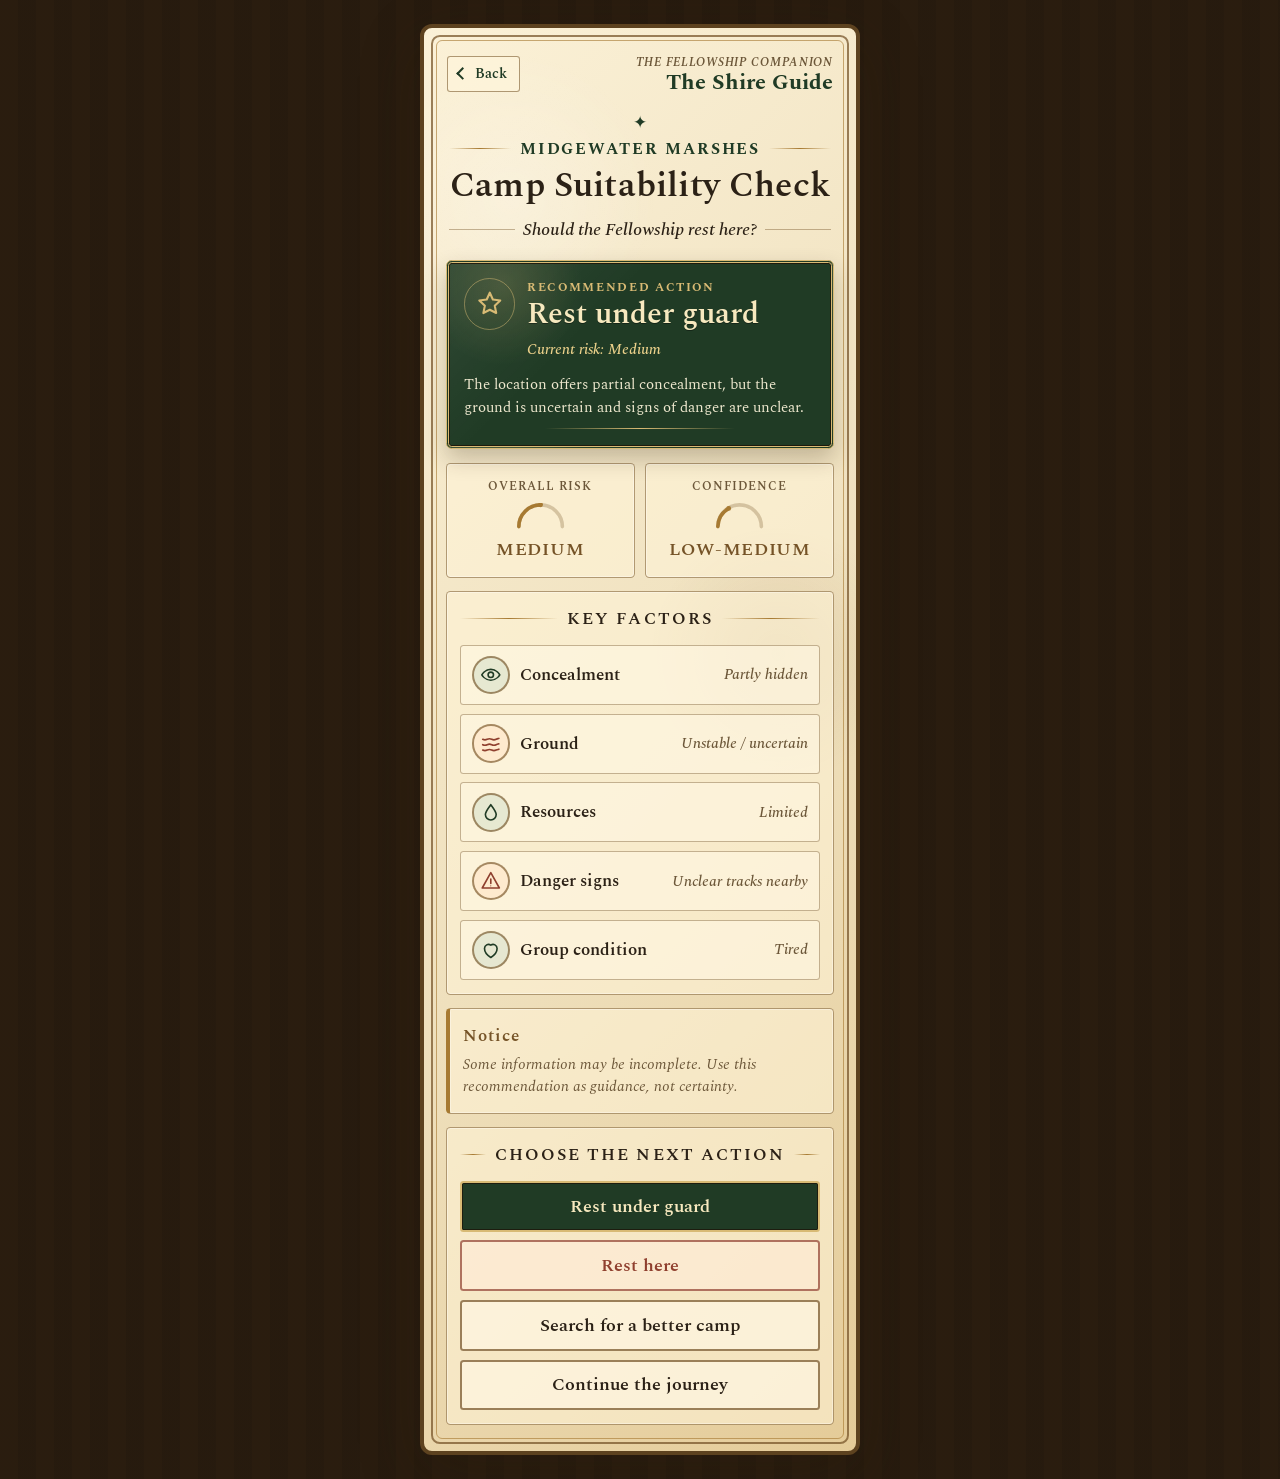
<file: artifacts/artifact-3/src/interface.html>
<!DOCTYPE html>
<html lang="en">
  <head>
    <meta charset="UTF-8" />
    <meta name="viewport" content="width=device-width, initial-scale=1.0" />
    <title>The Shire Guide - Camp Suitability Check</title>
    <link rel="preconnect" href="https://fonts.googleapis.com" />
    <link rel="preconnect" href="https://fonts.gstatic.com" crossorigin />
    <link
      href="https://fonts.googleapis.com/css2?family=Spectral:ital,wght@0,400;0,500;0,600;0,700;0,800;1,400&display=swap"
      rel="stylesheet"
    />
    <link rel="stylesheet" href="style.css" />
  </head>
  <body>
    <div class="page-frame">
      <header class="top-bar" aria-label="Screen header">
        <button class="back-button" type="button" aria-label="Go back">Back</button>
        <div class="system-mark" aria-label="System identity">
          <p class="companion-name">The Fellowship Companion</p>
          <p class="guide-name">The Shire Guide</p>
        </div>
      </header>

      <main class="screen">
        <section class="context" aria-labelledby="page-title">
          <p class="ornament">✦</p>
          <p class="area-label">Midgewater Marshes</p>
          <h1 id="page-title">Camp Suitability Check</h1>
          <p class="decision-question">Should the Fellowship rest here?</p>
        </section>

        <section class="recommendation" aria-labelledby="recommendation-title">
          <div class="tree-mark" aria-hidden="true">
            <svg viewBox="0 0 24 24" fill="none" stroke="currentColor" stroke-width="1.7" stroke-linecap="round" stroke-linejoin="round">
              <path d="M12 3l2.5 5.5 6 .8-4.5 4.2 1.2 6L12 16.8 6.8 19.5 8 13.5 3.5 9.3l6-.8z" />
            </svg>
          </div>
          <div>
            <p class="section-label">Recommended Action</p>
            <h2 id="recommendation-title">Rest under guard</h2>
            <p class="confidence">Current risk: Medium</p>
          </div>
          <p class="recommendation-copy">
            The location offers partial concealment, but the ground is uncertain and signs of danger are unclear.
          </p>
        </section>

        <section class="summary-strip" aria-label="Decision summary">
          <div>
            <p>Overall Risk</p>
            <svg class="gauge" viewBox="0 0 56 30" aria-hidden="true">
              <path d="M4 26 A 24 24 0 0 1 52 26" fill="none" stroke="rgba(117,83,39,0.28)" stroke-width="4" stroke-linecap="round" />
              <path d="M4 26 A 24 24 0 0 1 28 2" fill="none" stroke="currentColor" stroke-width="4" stroke-linecap="round" />
              <circle cx="28" cy="2" r="2.6" fill="currentColor" />
            </svg>
            <strong>Medium</strong>
          </div>
          <div>
            <p>Confidence</p>
            <svg class="gauge" viewBox="0 0 56 30" aria-hidden="true">
              <path d="M4 26 A 24 24 0 0 1 52 26" fill="none" stroke="rgba(117,83,39,0.28)" stroke-width="4" stroke-linecap="round" />
              <path d="M4 26 A 24 24 0 0 1 16 6" fill="none" stroke="currentColor" stroke-width="4" stroke-linecap="round" />
              <circle cx="16" cy="6" r="2.6" fill="currentColor" />
            </svg>
            <strong>Low-Medium</strong>
          </div>
        </section>

        <section class="key-factors" aria-labelledby="factors-title">
          <h2 id="factors-title"><span></span>Key Factors<span></span></h2>
          <dl class="factor-list">
            <div class="factor concealment">
              <dt>
                <span class="factor-icon" aria-hidden="true">
                  <svg viewBox="0 0 24 24" fill="none" stroke="currentColor" stroke-width="1.8" stroke-linecap="round" stroke-linejoin="round">
                    <path d="M2 12s3.5-6 10-6 10 6 10 6-3.5 6-10 6S2 12 2 12z" />
                    <circle cx="12" cy="12" r="3" />
                  </svg>
                </span>
                Concealment
              </dt>
              <dd>Partly hidden</dd>
            </div>
            <div class="factor ground">
              <dt>
                <span class="factor-icon" aria-hidden="true">
                  <svg viewBox="0 0 24 24" fill="none" stroke="currentColor" stroke-width="1.8" stroke-linecap="round" stroke-linejoin="round">
                    <path d="M3 7c2 1 3 1 5 0s3-1 5 0 3 1 5 0 2-.5 3-1" />
                    <path d="M3 13c2 1 3 1 5 0s3-1 5 0 3 1 5 0 2-.5 3-1" />
                    <path d="M3 19c2 1 3 1 5 0s3-1 5 0 3 1 5 0 2-.5 3-1" />
                  </svg>
                </span>
                Ground
              </dt>
              <dd>Unstable / uncertain</dd>
            </div>
            <div class="factor resources">
              <dt>
                <span class="factor-icon" aria-hidden="true">
                  <svg viewBox="0 0 24 24" fill="none" stroke="currentColor" stroke-width="1.8" stroke-linecap="round" stroke-linejoin="round">
                    <path d="M12 3c-3 4-6 7.5-6 11a6 6 0 0 0 12 0c0-3.5-3-7-6-11z" />
                  </svg>
                </span>
                Resources
              </dt>
              <dd>Limited</dd>
            </div>
            <div class="factor danger">
              <dt>
                <span class="factor-icon" aria-hidden="true">
                  <svg viewBox="0 0 24 24" fill="none" stroke="currentColor" stroke-width="1.8" stroke-linecap="round" stroke-linejoin="round">
                    <path d="M12 3 2.5 20h19L12 3z" />
                    <path d="M12 10v5" />
                    <circle cx="12" cy="17.6" r="0.6" fill="currentColor" stroke="none" />
                  </svg>
                </span>
                Danger signs
              </dt>
              <dd>Unclear tracks nearby</dd>
            </div>
            <div class="factor condition">
              <dt>
                <span class="factor-icon" aria-hidden="true">
                  <svg viewBox="0 0 24 24" fill="none" stroke="currentColor" stroke-width="1.8" stroke-linecap="round" stroke-linejoin="round">
                    <path d="M12 20.5s-7-4.4-7-10A4.5 4.5 0 0 1 12 6.8 4.5 4.5 0 0 1 19 10.5c0 5.6-7 10-7 10z" />
                  </svg>
                </span>
                Group condition
              </dt>
              <dd>Tired</dd>
            </div>
          </dl>
        </section>

        <section class="notice" aria-labelledby="notice-title">
          <h2 id="notice-title">Notice</h2>
          <p>Some information may be incomplete. Use this recommendation as guidance, not certainty.</p>
        </section>

        <section class="actions" aria-labelledby="actions-title">
          <h2 id="actions-title"><span></span>Choose the next Action<span></span></h2>
          <div class="action-list">
            <button class="action recommended" type="button">Rest under guard</button>
            <button class="action risky" type="button">Rest here</button>
            <button class="action" type="button">Search for a better camp</button>
            <button class="action" type="button">Continue the journey</button>
          </div>
        </section>
      </main>
    </div>
  </body>
</html>
</file>
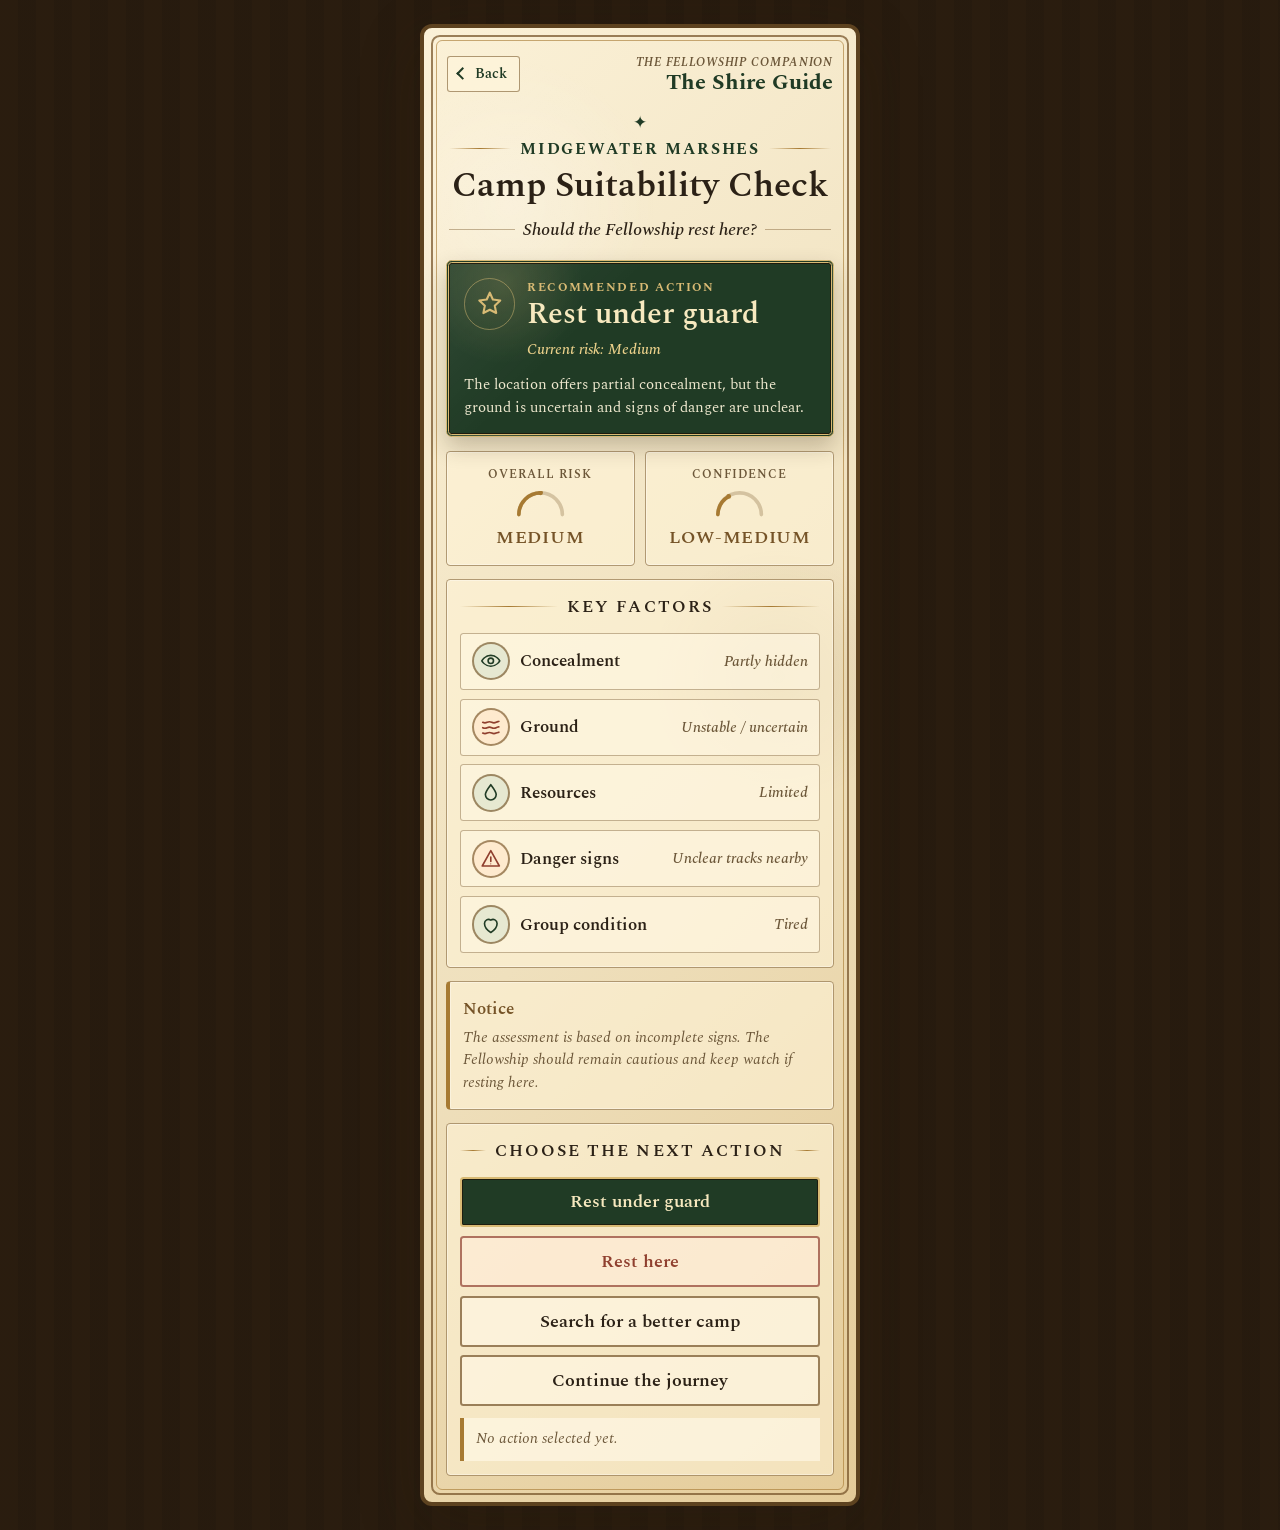
<file: artifacts/artifact-4/src/interface.html>
<!DOCTYPE html>
<html lang="en">
  <head>
    <meta charset="UTF-8" />
    <meta name="viewport" content="width=device-width, initial-scale=1.0" />
    <title>The Shire Guide - Camp Suitability Check</title>
    <link rel="preconnect" href="https://fonts.googleapis.com" />
    <link rel="preconnect" href="https://fonts.gstatic.com" crossorigin />
    <link
      href="https://fonts.googleapis.com/css2?family=Spectral:ital,wght@0,400;0,500;0,600;0,700;0,800;1,400&display=swap"
      rel="stylesheet"
    />
    <link rel="stylesheet" href="style.css" />
  </head>

  <body>
    <div class="page-frame">
      <header class="top-bar" aria-label="Screen header">
        <button class="back-button" type="button" aria-label="Reset screen state">
          Back
        </button>

        <div class="system-mark" aria-label="System identity">
          <p class="companion-name">The Fellowship Companion</p>
          <p class="guide-name">The Shire Guide</p>
        </div>
      </header>

      <main class="screen">
        <section class="context" aria-labelledby="page-title">
          <p class="ornament">✦</p>
          <p class="area-label">Midgewater Marshes</p>
          <h1 id="page-title">Camp Suitability Check</h1>
          <p class="decision-question">Should the Fellowship rest here?</p>
        </section>

        <section class="recommendation" aria-labelledby="recommendation-title">
          <div class="tree-mark" aria-hidden="true">
            <svg viewBox="0 0 24 24" fill="none" stroke="currentColor" stroke-width="1.7" stroke-linecap="round" stroke-linejoin="round">
              <path d="M12 3l2.5 5.5 6 .8-4.5 4.2 1.2 6L12 16.8 6.8 19.5 8 13.5 3.5 9.3l6-.8z" />
            </svg>
          </div>

          <div>
            <p class="section-label">Recommended Action</p>
            <h2 id="recommendation-title">Rest under guard</h2>
            <p class="confidence" id="risk-summary">Current risk: Medium</p>
          </div>

          <p class="recommendation-copy" id="recommendation-copy">
            The location offers partial concealment, but the ground is uncertain
            and signs of danger are unclear.
          </p>
        </section>

        <section class="summary-strip" aria-label="Decision summary">
          <button class="summary-card" id="risk-card" type="button" aria-label="Show overall risk details">
            <p>Overall Risk</p>
            <svg class="gauge" viewBox="0 0 56 30" aria-hidden="true">
              <path d="M4 26 A 24 24 0 0 1 52 26" fill="none" stroke="rgba(117,83,39,0.28)" stroke-width="4" stroke-linecap="round" />
              <path d="M4 26 A 24 24 0 0 1 28 2" fill="none" stroke="currentColor" stroke-width="4" stroke-linecap="round" />
              <circle cx="28" cy="2" r="2.6" fill="currentColor" />
            </svg>
            <strong id="overall-risk-label">Medium</strong>
            <span class="inline-info" id="risk-info"></span>
          </button>

          <button class="summary-card" id="confidence-card" type="button" aria-label="Show confidence details">
            <p>Confidence</p>
            <svg class="gauge" viewBox="0 0 56 30" aria-hidden="true">
              <path d="M4 26 A 24 24 0 0 1 52 26" fill="none" stroke="rgba(117,83,39,0.28)" stroke-width="4" stroke-linecap="round" />
              <path d="M4 26 A 24 24 0 0 1 16 6" fill="none" stroke="currentColor" stroke-width="4" stroke-linecap="round" />
              <circle cx="16" cy="6" r="2.6" fill="currentColor" />
            </svg>
            <strong id="confidence-label">Low-Medium</strong>
            <span class="inline-info" id="confidence-info"></span>
          </button>
        </section>

        <section class="key-factors" aria-labelledby="factors-title">
          <h2 id="factors-title"><span></span>Key Factors<span></span></h2>

          <div class="factor-list">
            <button class="factor concealment" type="button" data-factor="concealment">
              <span class="factor-main">
                <span class="factor-label">
                  <span class="factor-icon" aria-hidden="true">
                    <svg viewBox="0 0 24 24" fill="none" stroke="currentColor" stroke-width="1.8" stroke-linecap="round" stroke-linejoin="round">
                      <path d="M2 12s3.5-6 10-6 10 6 10 6-3.5 6-10 6S2 12 2 12z" />
                      <circle cx="12" cy="12" r="3" />
                    </svg>
                  </span>
                  Concealment
                </span>
                <span class="factor-value" id="factor-concealment">Partly hidden</span>
              </span>
              <span class="inline-info factor-info"></span>
            </button>

            <button class="factor ground" type="button" data-factor="ground">
              <span class="factor-main">
                <span class="factor-label">
                  <span class="factor-icon" aria-hidden="true">
                    <svg viewBox="0 0 24 24" fill="none" stroke="currentColor" stroke-width="1.8" stroke-linecap="round" stroke-linejoin="round">
                      <path d="M3 7c2 1 3 1 5 0s3-1 5 0 3 1 5 0 2-.5 3-1" />
                      <path d="M3 13c2 1 3 1 5 0s3-1 5 0 3 1 5 0 2-.5 3-1" />
                      <path d="M3 19c2 1 3 1 5 0s3-1 5 0 3 1 5 0 2-.5 3-1" />
                    </svg>
                  </span>
                  Ground
                </span>
                <span class="factor-value" id="factor-ground">Unstable / uncertain</span>
              </span>
              <span class="inline-info factor-info"></span>
            </button>

            <button class="factor resources" type="button" data-factor="resources">
              <span class="factor-main">
                <span class="factor-label">
                  <span class="factor-icon" aria-hidden="true">
                    <svg viewBox="0 0 24 24" fill="none" stroke="currentColor" stroke-width="1.8" stroke-linecap="round" stroke-linejoin="round">
                      <path d="M12 3c-3 4-6 7.5-6 11a6 6 0 0 0 12 0c0-3.5-3-7-6-11z" />
                    </svg>
                  </span>
                  Resources
                </span>
                <span class="factor-value" id="factor-resources">Limited</span>
              </span>
              <span class="inline-info factor-info"></span>
            </button>

            <button class="factor danger" type="button" data-factor="dangerSigns">
              <span class="factor-main">
                <span class="factor-label">
                  <span class="factor-icon" aria-hidden="true">
                    <svg viewBox="0 0 24 24" fill="none" stroke="currentColor" stroke-width="1.8" stroke-linecap="round" stroke-linejoin="round">
                      <path d="M12 3 2.5 20h19L12 3z" />
                      <path d="M12 10v5" />
                      <circle cx="12" cy="17.6" r="0.6" fill="currentColor" stroke="none" />
                    </svg>
                  </span>
                  Danger signs
                </span>
                <span class="factor-value" id="factor-danger">Unclear tracks nearby</span>
              </span>
              <span class="inline-info factor-info"></span>
            </button>

            <button class="factor condition" type="button" data-factor="groupCondition">
              <span class="factor-main">
                <span class="factor-label">
                  <span class="factor-icon" aria-hidden="true">
                    <svg viewBox="0 0 24 24" fill="none" stroke="currentColor" stroke-width="1.8" stroke-linecap="round" stroke-linejoin="round">
                      <path d="M12 20.5s-7-4.4-7-10A4.5 4.5 0 0 1 12 6.8 4.5 4.5 0 0 1 19 10.5c0 5.6-7 10-7 10z" />
                    </svg>
                  </span>
                  Group condition
                </span>
                <span class="factor-value" id="factor-condition">Tired</span>
              </span>
              <span class="inline-info factor-info"></span>
            </button>
          </div>
        </section>

        <section class="notice" aria-labelledby="notice-title">
          <h2 id="notice-title">Notice</h2>
          <p id="notice-text">
            The assessment is based on incomplete signs. The Fellowship should
            remain cautious and keep watch if resting here.
          </p>
        </section>

        <section class="actions" aria-labelledby="actions-title">
          <h2 id="actions-title"><span></span>Choose the next Action<span></span></h2>

          <div class="action-list">
            <button class="action recommended" type="button" data-action="rest-under-guard">
              Rest under guard
            </button>

            <button class="action risky" type="button" data-action="rest-here">
              Rest here
            </button>

            <button class="action" type="button" data-action="search-better-camp">
              Search for a better camp
            </button>

            <button class="action" type="button" data-action="continue-journey">
              Continue the journey
            </button>
          </div>

          <p class="action-feedback" id="action-feedback" aria-live="polite">
            No action selected yet.
          </p>
        </section>
      </main>
    </div>

    <script src="logic.js"></script>
  </body>
</html>
</file>
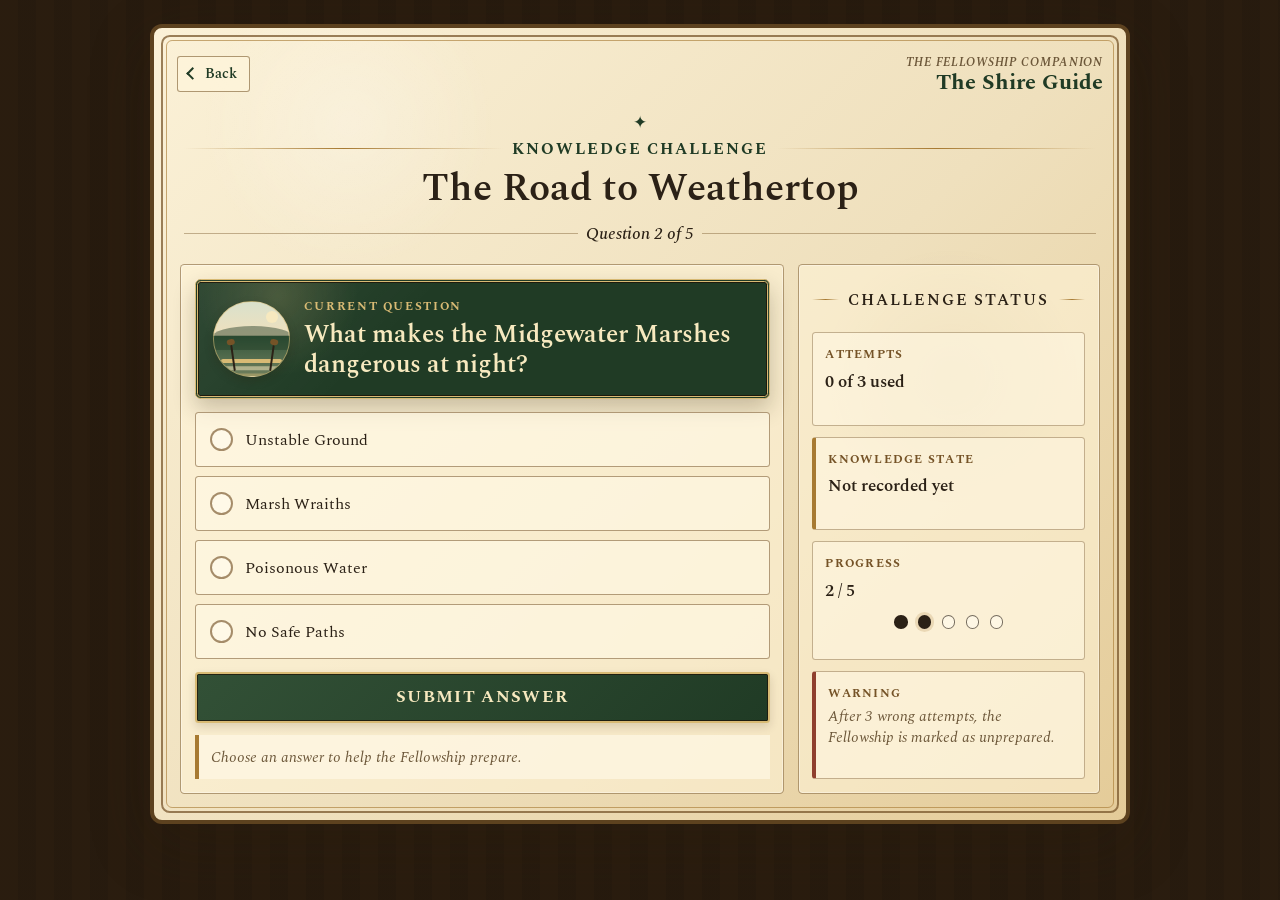
<file: artifacts/artifact-5/src/interface.html>
<!DOCTYPE html>
<html lang="en">
  <head>
    <meta charset="UTF-8" />
    <meta name="viewport" content="width=device-width, initial-scale=1.0" />
    <title>The Shire Guide - Knowledge Challenge</title>

    <link rel="preconnect" href="https://fonts.googleapis.com" />
    <link rel="preconnect" href="https://fonts.gstatic.com" crossorigin />

    <link
      href="https://fonts.googleapis.com/css2?family=Spectral:ital,wght@0,400;0,500;0,600;0,700;0,800;1,400&display=swap"
      rel="stylesheet"
    />

    <link rel="stylesheet" href="style.css" />
  </head>

  <body>
    <div class="page-frame">
      <header class="top-bar" aria-label="Screen header">
        <button class="back-button" type="button" aria-label="Go back">
          Back
        </button>

        <div class="system-mark" aria-label="System identity">
          <p class="companion-name">The Fellowship Companion</p>
          <p class="guide-name">The Shire Guide</p>
        </div>
      </header>

      <main class="screen">
        <section class="challenge-context" aria-labelledby="page-title">
          <p class="ornament">✦</p>
          <p class="area-label">Knowledge Challenge</p>

          <h1 id="page-title">The Road to Weathertop</h1>

          <p class="challenge-progress" id="question-progress">
            Question 2 of 5
          </p>
        </section>

        <section
          class="quiz-layout"
          data-quiz
          data-max-attempts="3"
          data-success-message="Correct. The Fellowship may continue toward the next section."
          data-fail-message="The Fellowship is not prepared yet. Review the warning before moving on."
          aria-labelledby="quiz-title"
        >
          <form class="question-panel" id="quiz-form">
            <section class="question-card" aria-labelledby="quiz-title">
              <div class="question-image" aria-hidden="true">
                <span class="marsh-icon">
                  <span class="marsh-moon"></span>
                  <span class="marsh-hill"></span>
                  <span class="marsh-water"></span>
                  <span class="marsh-reed marsh-reed-left"></span>
                  <span class="marsh-reed marsh-reed-right"></span>
                </span>
              </div>

              <div class="question-text">
                <p class="section-label">Current Question</p>

                <h2 id="quiz-title">
                  What makes the Midgewater Marshes dangerous at night?
                </h2>
              </div>
            </section>

            <fieldset class="answer-list">
              <legend class="visually-hidden">Choose one answer</legend>

              <div class="answer-option">
                <input
                  type="radio"
                  id="answer-unstable-ground"
                  name="quiz-answer"
                  value="unstable-ground"
                  data-answer
                  data-correct="true"
                  data-feedback="Correct. The unstable ground makes the Midgewater Marshes dangerous at night."
                />
                <label for="answer-unstable-ground">
                  <span class="answer-marker" aria-hidden="true"></span>
                  <span>Unstable Ground</span>
                </label>
              </div>

              <div class="answer-option">
                <input
                  type="radio"
                  id="answer-marsh-wraiths"
                  name="quiz-answer"
                  value="marsh-wraiths"
                  data-answer
                  data-correct="false"
                  data-feedback="Not quite. Marsh Wraiths sound threatening, but they are not the correct danger in this challenge."
                />
                <label for="answer-marsh-wraiths">
                  <span class="answer-marker" aria-hidden="true"></span>
                  <span>Marsh Wraiths</span>
                </label>
              </div>

              <div class="answer-option">
                <input
                  type="radio"
                  id="answer-poisonous-water"
                  name="quiz-answer"
                  value="poisonous-water"
                  data-answer
                  data-correct="false"
                  data-feedback="Not quite. Poisonous water is not the main danger described in this question."
                />
                <label for="answer-poisonous-water">
                  <span class="answer-marker" aria-hidden="true"></span>
                  <span>Poisonous Water</span>
                </label>
              </div>

              <div class="answer-option">
                <input
                  type="radio"
                  id="answer-no-safe-paths"
                  name="quiz-answer"
                  value="no-safe-paths"
                  data-answer
                  data-correct="false"
                  data-feedback="Close, but not precise enough. The main danger is the unstable ground."
                />
                <label for="answer-no-safe-paths">
                  <span class="answer-marker" aria-hidden="true"></span>
                  <span>No Safe Paths</span>
                </label>
              </div>
            </fieldset>

            <button class="submit-answer" type="submit">
              Submit Answer
            </button>

            <p class="quiz-feedback" id="quiz-feedback" aria-live="polite">
              Choose an answer to help the Fellowship prepare.
            </p>

            <div
              class="result-animation"
              id="result-animation"
              aria-live="polite"
              data-correct-title="Correct!"
              data-correct-text="Happy Smeagol celebrates. The Fellowship chose wisely."
              data-wrong-title="Wrong answer"
              data-wrong-text="Smeagol looks sad. Try again, precious."
            >
              <div class="gollum-gif-wrap" aria-hidden="true">
                <img
                  class="gollum-gif gollum-gif-correct"
                  src="happy.gif"
                  alt=""
                />

                <img
                  class="gollum-gif gollum-gif-wrong"
                  src="sad.gif"
                  alt=""
                />
              </div>

              <p class="result-title" id="result-title"></p>
              <p class="result-text" id="result-text"></p>
            </div>
          </form>

          <aside class="status-panel" aria-labelledby="status-title">
            <h2 id="status-title">
              <span></span>
              Challenge Status
              <span></span>
            </h2>

            <div class="status-card">
              <p class="status-label">Attempts</p>
              <p class="status-value" id="attempt-status">0 of 3 used</p>
            </div>

            <div class="status-card knowledge-state-card" id="knowledge-state-card">
              <p class="status-label">Knowledge State</p>
              <p class="status-value" id="stored-state">Not recorded yet</p>
            </div>

            <div class="status-card">
              <p class="status-label">Progress</p>
              <p class="status-value">2 / 5</p>

              <div class="progress-dots" aria-label="Progress: question 2 of 5">
                <span class="is-complete"></span>
                <span class="is-current"></span>
                <span></span>
                <span></span>
                <span></span>
              </div>
            </div>

            <div
              class="hint-card"
              id="hint-card"
              data-hint="Hint: Think about what becomes harder to judge when the Fellowship travels through marshland in darkness."
            >
              <p class="status-label">Hint</p>
              <p id="hint-text">A hint will appear after a wrong answer.</p>
            </div>

            <div class="warning-card" id="warning-card">
              <p class="status-label">Warning</p>
              <p>
                After 3 wrong attempts, the Fellowship is marked as unprepared.
              </p>
            </div>
          </aside>
        </section>
      </main>
    </div>

    <script src="logic.js"></script>
  </body>
</html>
</file>
<file: artifacts/artifact-3/src/style.css>
* {
  box-sizing: border-box;
}

:root {
  --parchment: #efe0bd;
  --parchment-light: #fbf1d7;
  --parchment-deep: #d7bc82;
  --ink: #2b2116;
  --muted-ink: #6c5739;
  --green: #203b25;
  --green-soft: #d9e1cc;
  --gold: #a77a32;
  --gold-light: #d8ba74;
  --brown: #755327;
  --rust: #8f3f2e;
  --shadow: rgba(44, 29, 9, 0.28);
  --font-serif: "Spectral", Georgia, "Times New Roman", serif;
}

html {
  min-height: 100%;
}

body {
  min-height: 100vh;
  margin: 0;
  color: var(--ink);
  font-family: var(--font-serif);
  background:
    linear-gradient(rgba(33, 24, 13, 0.78), rgba(33, 24, 13, 0.78)),
    repeating-linear-gradient(90deg, #4a2d16 0 18px, #3b2413 18px 36px);
}

button,
a {
  font: inherit;
}

.page-frame {
  position: relative;
  width: min(100%, 440px);
  min-height: 100vh;
  margin: 0 auto;
  padding: 0.65rem;
  background:
    radial-gradient(circle at 20% 12%, rgba(255, 255, 255, 0.24), transparent 9rem),
    radial-gradient(circle at 82% 44%, rgba(117, 83, 39, 0.11), transparent 8rem),
    linear-gradient(135deg, var(--parchment-light), var(--parchment) 54%, #e4cb98);
  border-left: 4px solid #5d421f;
  border-right: 4px solid #5d421f;
  box-shadow: 0 20px 60px var(--shadow);
}

/* Layered borders echo the reference document while keeping the mobile layout compact. */
.page-frame::before,
.page-frame::after {
  position: absolute;
  pointer-events: none;
  content: "";
}

.page-frame::before {
  inset: 0.45rem;
  border: 2px solid rgba(117, 83, 39, 0.72);
  border-radius: 0.55rem;
}

.page-frame::after {
  inset: 0.78rem;
  border: 1px solid rgba(167, 122, 50, 0.62);
  border-radius: 0.38rem;
}

.top-bar,
.screen {
  position: relative;
  z-index: 1;
}

.top-bar {
  display: grid;
  grid-template-columns: auto 1fr;
  gap: 0.8rem;
  align-items: center;
  padding: 0.9rem 0.8rem 0.65rem;
}

.back-button {
  display: inline-flex;
  align-items: center;
  min-height: 2.25rem;
  padding: 0 0.78rem 0 0.64rem;
  color: var(--green);
  font-family: var(--font-serif);
  font-size: 0.9rem;
  font-weight: 600;
  text-decoration: none;
  border: 1px solid rgba(117, 83, 39, 0.58);
  border-radius: 0.2rem;
  background: rgba(255, 246, 220, 0.62);
}

.back-button::before {
  width: 0.45rem;
  height: 0.45rem;
  margin-right: 0.45rem;
  content: "";
  border-bottom: 2px solid currentColor;
  border-left: 2px solid currentColor;
  transform: rotate(45deg);
}

.system-mark {
  text-align: right;
}

.system-mark p {
  margin: 0;
}

.companion-name {
  color: var(--muted-ink);
  font-family: var(--font-serif);
  font-size: 0.74rem;
  font-weight: 600;
  font-style: italic;
  letter-spacing: 0.06em;
  text-transform: uppercase;
}

.guide-name {
  color: var(--green);
  font-size: 1.4rem;
  font-weight: 700;
  line-height: 1.05;
}

.screen {
  display: grid;
  gap: 0.85rem;
  padding: 0.35rem 0.7rem 1rem;
}

.context {
  text-align: center;
  padding: 0.3rem 0.2rem 0.2rem;
}

.ornament {
  margin: 0;
  color: var(--green);
  font-size: 1.05rem;
  line-height: 1;
}

.area-label {
  display: grid;
  grid-template-columns: 1fr auto 1fr;
  gap: 0.55rem;
  align-items: center;
  margin: 0.3rem 0 0;
  color: var(--green);
  font-family: var(--font-serif);
  font-size: 1rem;
  font-weight: 700;
  letter-spacing: 0.12em;
  text-transform: uppercase;
}

.area-label::before,
.area-label::after {
  height: 1px;
  content: "";
  background: linear-gradient(90deg, transparent, var(--gold), transparent);
}

.context h1 {
  margin: 0.5rem 0 0;
  font-size: 2.18rem;
  font-weight: 600;
  line-height: 1;
  letter-spacing: 0.005em;
}

.decision-question {
  display: grid;
  grid-template-columns: 1fr auto 1fr;
  gap: 0.5rem;
  align-items: center;
  margin: 0.8rem 0 0;
  color: var(--ink);
  font-size: 1.12rem;
  font-style: italic;
  font-weight: 500;
}

.decision-question::before,
.decision-question::after {
  height: 1px;
  content: "";
  background: rgba(117, 83, 39, 0.42);
}

.recommendation {
  position: relative;
  overflow: hidden;
  display: grid;
  grid-template-columns: auto 1fr;
  gap: 0.75rem;
  padding: 0.95rem;
  color: #f7e9bf;
  background:
    linear-gradient(135deg, rgba(255, 255, 255, 0.07), transparent 36%),
    radial-gradient(circle at 14% 12%, rgba(216, 186, 116, 0.18), transparent 5rem),
    var(--green);
  border: 3px double var(--gold-light);
  border-radius: 0.35rem;
  box-shadow: inset 0 0 0 1px rgba(28, 19, 8, 0.8), 0 10px 22px rgba(47, 35, 14, 0.24);
}

.recommendation::after {
  grid-column: 1 / -1;
  justify-self: center;
  width: 54%;
  height: 1px;
  margin-top: -0.15rem;
  content: "";
  background: linear-gradient(90deg, transparent, var(--gold-light), transparent);
}

.tree-mark {
  display: grid;
  place-items: center;
  width: 3.2rem;
  height: 3.2rem;
  color: var(--gold-light);
  border: 1px solid rgba(216, 186, 116, 0.5);
  border-radius: 50%;
}

.tree-mark svg {
  width: 1.85rem;
  height: 1.85rem;
  display: block;
}

.section-label {
  margin: 0;
  color: var(--gold-light);
  font-family: var(--font-serif);
  font-size: 0.74rem;
  font-weight: 700;
  letter-spacing: 0.14em;
  text-transform: uppercase;
}

.recommendation h2 {
  margin: 0.22rem 0 0;
  font-size: 1.85rem;
  font-weight: 600;
  line-height: 1.04;
  text-shadow: 0 1px 0 rgba(0, 0, 0, 0.35);
}

.confidence {
  margin: 0.45rem 0 0;
  color: #ead08a;
  font-family: var(--font-serif);
  font-size: 0.95rem;
  font-style: italic;
  font-weight: 500;
}

.recommendation-copy {
  grid-column: 1 / -1;
  margin: 0;
  color: rgba(255, 246, 220, 0.92);
  font-family: var(--font-serif);
  font-size: 0.96rem;
  font-weight: 400;
  line-height: 1.5;
}

.summary-strip {
  display: grid;
  grid-template-columns: 1fr 1fr;
  gap: 0.65rem;
}

.summary-strip > div,
.key-factors,
.notice,
.actions {
  background: rgba(255, 244, 216, 0.56);
  border: 1px solid rgba(117, 83, 39, 0.55);
  border-radius: 0.28rem;
  box-shadow: inset 0 0 0 1px rgba(255, 255, 255, 0.34);
}

.summary-strip > div {
  min-height: 6rem;
  display: flex;
  flex-direction: column;
  align-items: center;
  justify-content: center;
  gap: 0.4rem;
  padding: 0.85rem 0.75rem;
  text-align: center;
  color: var(--gold);
}

.gauge {
  width: 3.2rem;
  height: 1.7rem;
  display: block;
}

.summary-strip p {
  margin: 0;
  color: var(--muted-ink);
  font-family: var(--font-serif);
  font-size: 0.78rem;
  font-weight: 600;
  letter-spacing: 0.08em;
  text-transform: uppercase;
}

.summary-strip strong {
  color: var(--brown);
  font-size: 1.1rem;
  font-weight: 600;
  letter-spacing: 0.04em;
  text-transform: uppercase;
}

.key-factors,
.notice,
.actions {
  padding: 0.85rem;
}

.key-factors h2,
.actions h2 {
  display: grid;
  grid-template-columns: 1fr auto 1fr;
  gap: 0.6rem;
  align-items: center;
  margin: 0 0 0.8rem;
  color: var(--ink);
  font-size: 1.05rem;
  font-weight: 600;
  letter-spacing: 0.12em;
  text-align: center;
  text-transform: uppercase;
}

.key-factors h2 span,
.actions h2 span {
  height: 1px;
  background: linear-gradient(90deg, transparent, var(--gold), transparent);
}

.factor-list {
  display: grid;
  gap: 0.55rem;
  margin: 0;
}

.factor {
  display: grid;
  grid-template-columns: minmax(0, 1fr) auto;
  gap: 0.75rem;
  align-items: center;
  min-height: 3.75rem;
  padding: 0.52rem 0.65rem;
  border: 1px solid rgba(117, 83, 39, 0.42);
  border-radius: 0.22rem;
  background: rgba(255, 248, 229, 0.56);
}

.factor dt {
  display: grid;
  grid-template-columns: auto 1fr;
  gap: 0.65rem;
  align-items: center;
  color: var(--ink);
  font-size: 1.05rem;
  font-weight: 600;
}

.factor-icon {
  display: grid;
  place-items: center;
  width: 2.4rem;
  height: 2.4rem;
  color: var(--green);
  border: 2px solid rgba(117, 83, 39, 0.65);
  border-radius: 50%;
  background: rgba(217, 225, 204, 0.64);
}

.factor-icon svg {
  width: 1.35rem;
  height: 1.35rem;
  display: block;
}

.factor dd {
  margin: 0;
  max-width: 8.5rem;
  color: var(--muted-ink);
  font-family: var(--font-serif);
  font-size: 0.92rem;
  font-style: italic;
  font-weight: 500;
  line-height: 1.3;
  text-align: right;
}

.ground .factor-icon,
.danger .factor-icon {
  color: var(--rust);
  background: rgba(255, 231, 202, 0.72);
}

.notice {
  display: grid;
  gap: 0.3rem;
  border-left: 4px solid var(--gold);
}

.notice h2 {
  margin: 0;
  color: var(--brown);
  font-size: 1.05rem;
  font-weight: 600;
  letter-spacing: 0.06em;
}

.notice p {
  margin: 0;
  color: var(--muted-ink);
  font-family: var(--font-serif);
  font-size: 0.95rem;
  font-style: italic;
  font-weight: 400;
  line-height: 1.5;
}

.action-list {
  display: grid;
  gap: 0.55rem;
}

.action {
  width: 100%;
  min-height: 2.75rem;
  padding: 0.62rem 0.8rem;
  color: var(--ink);
  font-family: var(--font-serif);
  font-size: 1.14rem;
  font-weight: 600;
  border: 2px double rgba(117, 83, 39, 0.72);
  border-radius: 0.22rem;
  background: rgba(255, 248, 229, 0.65);
  cursor: default;
}

.action.recommended {
  color: #f7e9bf;
  background: var(--green);
  border-color: var(--gold-light);
  box-shadow: inset 0 0 0 1px rgba(28, 19, 8, 0.72);
}

.action.risky {
  color: var(--rust);
  border-color: rgba(143, 63, 46, 0.7);
  background: rgba(255, 236, 216, 0.62);
}

.back-button:focus-visible,
.action:focus-visible {
  outline: 3px solid rgba(167, 122, 50, 0.45);
  outline-offset: 2px;
}

@media (min-width: 700px) {
  body {
    padding: 1.5rem 0;
  }

  .page-frame {
    min-height: auto;
    border-top: 4px solid #5d421f;
    border-bottom: 4px solid #5d421f;
    border-radius: 0.75rem;
  }
}
</file>
<file: artifacts/artifact-4/src/style.css>
* {
  box-sizing: border-box;
}

:root {
  --parchment: #efe0bd;
  --parchment-light: #fbf1d7;
  --ink: #2b2116;
  --muted-ink: #6c5739;
  --green: #203b25;
  --gold: #a77a32;
  --gold-light: #d8ba74;
  --brown: #755327;
  --rust: #8f3f2e;
  --shadow: rgba(44, 29, 9, 0.28);
  --font-serif: "Spectral", Georgia, "Times New Roman", serif;
}

html {
  min-height: 100%;
}

body {
  min-height: 100vh;
  margin: 0;
  color: var(--ink);
  font-family: var(--font-serif);
  background:
    linear-gradient(rgba(33, 24, 13, 0.78), rgba(33, 24, 13, 0.78)),
    repeating-linear-gradient(90deg, #4a2d16 0 18px, #3b2413 18px 36px);
}

button,
a {
  font: inherit;
}

button {
  appearance: none;
}

.page-frame {
  position: relative;
  width: min(100%, 440px);
  min-height: 100vh;
  margin: 0 auto;
  padding: 0.65rem;
  background:
    radial-gradient(circle at 20% 12%, rgba(255, 255, 255, 0.24), transparent 9rem),
    radial-gradient(circle at 82% 44%, rgba(117, 83, 39, 0.11), transparent 8rem),
    linear-gradient(135deg, var(--parchment-light), var(--parchment) 54%, #e4cb98);
  border-left: 4px solid #5d421f;
  border-right: 4px solid #5d421f;
  box-shadow: 0 20px 60px var(--shadow);
}

.page-frame::before,
.page-frame::after {
  position: absolute;
  pointer-events: none;
  content: "";
}

.page-frame::before {
  inset: 0.45rem;
  border: 2px solid rgba(117, 83, 39, 0.72);
  border-radius: 0.55rem;
}

.page-frame::after {
  inset: 0.78rem;
  border: 1px solid rgba(167, 122, 50, 0.62);
  border-radius: 0.38rem;
}

.top-bar,
.screen {
  position: relative;
  z-index: 1;
}

.top-bar {
  display: grid;
  grid-template-columns: auto 1fr;
  gap: 0.8rem;
  align-items: center;
  padding: 0.9rem 0.8rem 0.65rem;
}

.back-button {
  display: inline-flex;
  align-items: center;
  min-height: 2.25rem;
  padding: 0 0.78rem 0 0.64rem;
  color: var(--green);
  font-size: 0.9rem;
  font-weight: 600;
  cursor: pointer;
  border: 1px solid rgba(117, 83, 39, 0.58);
  border-radius: 0.2rem;
  background: rgba(255, 246, 220, 0.62);
}

.back-button:hover {
  background: rgba(255, 246, 220, 0.82);
  border-color: rgba(32, 59, 37, 0.72);
}

.back-button::before {
  width: 0.45rem;
  height: 0.45rem;
  margin-right: 0.45rem;
  content: "";
  border-bottom: 2px solid currentColor;
  border-left: 2px solid currentColor;
  transform: rotate(45deg);
}

.system-mark {
  text-align: right;
}

.system-mark p {
  margin: 0;
}

.companion-name {
  color: var(--muted-ink);
  font-size: 0.74rem;
  font-weight: 600;
  font-style: italic;
  letter-spacing: 0.06em;
  text-transform: uppercase;
}

.guide-name {
  color: var(--green);
  font-size: 1.4rem;
  font-weight: 700;
  line-height: 1.05;
}

.screen {
  display: grid;
  gap: 0.85rem;
  padding: 0.35rem 0.7rem 1rem;
}

.context {
  text-align: center;
  padding: 0.3rem 0.2rem 0.2rem;
}

.ornament {
  margin: 0;
  color: var(--green);
  font-size: 1.05rem;
  line-height: 1;
}

.area-label {
  display: grid;
  grid-template-columns: 1fr auto 1fr;
  gap: 0.55rem;
  align-items: center;
  margin: 0.3rem 0 0;
  color: var(--green);
  font-size: 1rem;
  font-weight: 700;
  letter-spacing: 0.12em;
  text-transform: uppercase;
}

.area-label::before,
.area-label::after {
  height: 1px;
  content: "";
  background: linear-gradient(90deg, transparent, var(--gold), transparent);
}

.context h1 {
  margin: 0.5rem 0 0;
  font-size: 2.18rem;
  font-weight: 600;
  line-height: 1;
}

.decision-question {
  display: grid;
  grid-template-columns: 1fr auto 1fr;
  gap: 0.5rem;
  align-items: center;
  margin: 0.8rem 0 0;
  font-size: 1.12rem;
  font-style: italic;
  font-weight: 500;
}

.decision-question::before,
.decision-question::after {
  height: 1px;
  content: "";
  background: rgba(117, 83, 39, 0.42);
}

.recommendation {
  position: relative;
  overflow: hidden;
  display: grid;
  grid-template-columns: auto 1fr;
  gap: 0.75rem;
  padding: 0.95rem;
  color: #f7e9bf;
  background:
    linear-gradient(135deg, rgba(255, 255, 255, 0.07), transparent 36%),
    radial-gradient(circle at 14% 12%, rgba(216, 186, 116, 0.18), transparent 5rem),
    var(--green);
  border: 3px double var(--gold-light);
  border-radius: 0.35rem;
  box-shadow: inset 0 0 0 1px rgba(28, 19, 8, 0.8), 0 10px 22px rgba(47, 35, 14, 0.24);
}

.tree-mark {
  display: grid;
  place-items: center;
  width: 3.2rem;
  height: 3.2rem;
  color: var(--gold-light);
  border: 1px solid rgba(216, 186, 116, 0.5);
  border-radius: 50%;
}

.tree-mark svg {
  width: 1.85rem;
  height: 1.85rem;
  display: block;
}

.section-label {
  margin: 0;
  color: var(--gold-light);
  font-size: 0.74rem;
  font-weight: 700;
  letter-spacing: 0.14em;
  text-transform: uppercase;
}

.recommendation h2 {
  margin: 0.22rem 0 0;
  font-size: 1.85rem;
  font-weight: 600;
  line-height: 1.04;
}

.confidence {
  margin: 0.45rem 0 0;
  color: #ead08a;
  font-size: 0.95rem;
  font-style: italic;
  font-weight: 500;
}

.recommendation-copy {
  grid-column: 1 / -1;
  margin: 0;
  color: rgba(255, 246, 220, 0.92);
  font-size: 0.96rem;
  line-height: 1.5;
}

.summary-strip {
  display: grid;
  grid-template-columns: 1fr 1fr;
  gap: 0.65rem;
}

.summary-card,
.key-factors,
.notice,
.actions {
  background: rgba(255, 244, 216, 0.56);
  border: 1px solid rgba(117, 83, 39, 0.55);
  border-radius: 0.28rem;
  box-shadow: inset 0 0 0 1px rgba(255, 255, 255, 0.34);
}

.summary-card {
  width: 100%;
  min-height: 6rem;
  display: flex;
  flex-direction: column;
  align-items: center;
  justify-content: center;
  gap: 0.4rem;
  padding: 0.85rem 0.75rem;
  color: var(--gold);
  text-align: center;
  cursor: pointer;
}

.summary-card:hover,
.summary-card.is-open {
  background: rgba(255, 246, 220, 0.78);
  border-color: rgba(32, 59, 37, 0.72);
}

.gauge {
  width: 3.2rem;
  height: 1.7rem;
  display: block;
}

.summary-card p {
  margin: 0;
  color: var(--muted-ink);
  font-size: 0.78rem;
  font-weight: 600;
  letter-spacing: 0.08em;
  text-transform: uppercase;
}

.summary-card strong {
  color: var(--brown);
  font-size: 1.1rem;
  font-weight: 600;
  letter-spacing: 0.04em;
  text-transform: uppercase;
}

.inline-info {
  display: none;
  margin-top: 0.55rem;
  padding-top: 0.55rem;
  color: var(--muted-ink);
  font-size: 0.86rem;
  font-style: italic;
  font-weight: 400;
  line-height: 1.35;
  border-top: 1px solid rgba(117, 83, 39, 0.32);
}

.is-open > .inline-info {
  display: block;
}

.key-factors,
.notice,
.actions {
  padding: 0.85rem;
}

.key-factors h2,
.actions h2 {
  display: grid;
  grid-template-columns: 1fr auto 1fr;
  gap: 0.6rem;
  align-items: center;
  margin: 0 0 0.8rem;
  font-size: 1.05rem;
  font-weight: 600;
  letter-spacing: 0.12em;
  text-align: center;
  text-transform: uppercase;
}

.key-factors h2 span,
.actions h2 span {
  height: 1px;
  background: linear-gradient(90deg, transparent, var(--gold), transparent);
}

.factor-list {
  display: grid;
  gap: 0.55rem;
  margin: 0;
}

.factor {
  width: 100%;
  display: grid;
  gap: 0.45rem;
  padding: 0.52rem 0.65rem;
  color: var(--ink);
  text-align: left;
  cursor: pointer;
  border: 1px solid rgba(117, 83, 39, 0.42);
  border-radius: 0.22rem;
  background: rgba(255, 248, 229, 0.56);
}

.factor:hover,
.factor.is-open {
  background: rgba(255, 246, 220, 0.78);
  border-color: rgba(32, 59, 37, 0.72);
}

.factor-main {
  display: grid;
  grid-template-columns: minmax(0, 1fr) auto;
  gap: 0.75rem;
  align-items: center;
}

.factor-label {
  display: grid;
  grid-template-columns: auto 1fr;
  gap: 0.65rem;
  align-items: center;
  font-size: 1.05rem;
  font-weight: 600;
}

.factor-icon {
  display: grid;
  place-items: center;
  width: 2.4rem;
  height: 2.4rem;
  color: var(--green);
  border: 2px solid rgba(117, 83, 39, 0.65);
  border-radius: 50%;
  background: rgba(217, 225, 204, 0.64);
}

.factor-icon svg {
  width: 1.35rem;
  height: 1.35rem;
  display: block;
}

.factor-value {
  max-width: 8.5rem;
  color: var(--muted-ink);
  font-size: 0.92rem;
  font-style: italic;
  font-weight: 500;
  line-height: 1.3;
  text-align: right;
}

.ground .factor-icon,
.danger .factor-icon {
  color: var(--rust);
  background: rgba(255, 231, 202, 0.72);
}

.notice {
  display: grid;
  gap: 0.3rem;
  border-left: 4px solid var(--gold);
}

.notice h2 {
  margin: 0;
  color: var(--brown);
  font-size: 1.05rem;
  font-weight: 600;
}

.notice p {
  margin: 0;
  color: var(--muted-ink);
  font-size: 0.95rem;
  font-style: italic;
  line-height: 1.5;
}

.action-list {
  display: grid;
  gap: 0.55rem;
}

.action {
  width: 100%;
  min-height: 2.75rem;
  padding: 0.62rem 0.8rem;
  color: var(--ink);
  font-size: 1.14rem;
  font-weight: 600;
  cursor: pointer;
  border: 2px double rgba(117, 83, 39, 0.72);
  border-radius: 0.22rem;
  background: rgba(255, 248, 229, 0.65);
}

.action:hover {
  background: rgba(255, 246, 220, 0.82);
}

.action.recommended {
  color: #f7e9bf;
  background: var(--green);
  border-color: var(--gold-light);
  box-shadow: inset 0 0 0 1px rgba(28, 19, 8, 0.72);
}

.action.risky {
  color: var(--rust);
  border-color: rgba(143, 63, 46, 0.7);
  background: rgba(255, 236, 216, 0.62);
}

.action.is-selected {
  border-color: var(--green);
  box-shadow: 0 0 0 2px rgba(32, 59, 37, 0.18);
}

.action-feedback {
  margin: 0.75rem 0 0;
  padding: 0.7rem 0.75rem;
  color: var(--muted-ink);
  font-size: 0.92rem;
  font-style: italic;
  line-height: 1.4;
  border-left: 4px solid var(--gold);
  background: rgba(255, 248, 229, 0.7);
}

.back-button:focus-visible,
.action:focus-visible,
.summary-card:focus-visible,
.factor:focus-visible {
  outline: 3px solid rgba(32, 59, 37, 0.55);
  outline-offset: 3px;
}

@media (min-width: 700px) {
  body {
    padding: 1.5rem 0;
  }

  .page-frame {
    min-height: auto;
    border-top: 4px solid #5d421f;
    border-bottom: 4px solid #5d421f;
    border-radius: 0.75rem;
  }
}
.summary-card.needs-attention {
  animation: gentlePulse 1800ms ease-in-out infinite;
}

.summary-card.needs-attention:nth-child(2) {
  animation-delay: 350ms;
}

@keyframes gentlePulse {
  0% {
    transform: scale(1);
    box-shadow: inset 0 0 0 1px rgba(255, 255, 255, 0.34);
  }

  50% {
    transform: scale(1.025);
    box-shadow:
      inset 0 0 0 1px rgba(255, 255, 255, 0.52),
      0 0 0 3px rgba(167, 122, 50, 0.18);
  }

  100% {
    transform: scale(1);
    box-shadow: inset 0 0 0 1px rgba(255, 255, 255, 0.34);
  }
}

.summary-card.is-open {
  animation: none;
}
</file>
<file: artifacts/artifact-5/src/style.css>
* {
  box-sizing: border-box;
}

:root {
  --parchment: #efe0bd;
  --parchment-light: #fbf1d7;
  --ink: #2b2116;
  --muted-ink: #6c5739;
  --green: #203b25;
  --green-soft: #d9e1cc;
  --gold: #a77a32;
  --gold-light: #d8ba74;
  --brown: #755327;
  --rust: #8f3f2e;
  --danger: #7f1d1d;
  --success: #203b25;
  --shadow: rgba(44, 29, 9, 0.28);
  --font-serif: "Spectral", Georgia, "Times New Roman", serif;
}

html {
  min-height: 100%;
}

body {
  min-height: 100vh;
  margin: 0;
  color: var(--ink);
  font-family: var(--font-serif);
  background:
    linear-gradient(rgba(33, 24, 13, 0.78), rgba(33, 24, 13, 0.78)),
    repeating-linear-gradient(90deg, #4a2d16 0 18px, #3b2413 18px 36px);
}

button,
input,
label {
  font: inherit;
}

button {
  appearance: none;
}

.page-frame {
  position: relative;
  width: min(100%, 440px);
  min-height: 100vh;
  margin: 0 auto;
  padding: 0.65rem;
  background:
    radial-gradient(circle at 20% 12%, rgba(255, 255, 255, 0.24), transparent 9rem),
    radial-gradient(circle at 82% 44%, rgba(117, 83, 39, 0.11), transparent 8rem),
    linear-gradient(135deg, var(--parchment-light), var(--parchment) 54%, #e4cb98);
  border-left: 4px solid #5d421f;
  border-right: 4px solid #5d421f;
  box-shadow: 0 20px 60px var(--shadow);
}

.page-frame::before,
.page-frame::after {
  position: absolute;
  pointer-events: none;
  content: "";
}

.page-frame::before {
  inset: 0.45rem;
  border: 2px solid rgba(117, 83, 39, 0.72);
  border-radius: 0.55rem;
}

.page-frame::after {
  inset: 0.78rem;
  border: 1px solid rgba(167, 122, 50, 0.62);
  border-radius: 0.38rem;
}

.top-bar,
.screen {
  position: relative;
  z-index: 1;
}

.top-bar {
  display: grid;
  grid-template-columns: auto 1fr;
  gap: 0.8rem;
  align-items: center;
  padding: 0.9rem 0.8rem 0.65rem;
}

.back-button {
  display: inline-flex;
  align-items: center;
  min-height: 2.25rem;
  padding: 0 0.78rem 0 0.64rem;
  color: var(--green);
  font-size: 0.9rem;
  font-weight: 600;
  cursor: pointer;
  border: 1px solid rgba(117, 83, 39, 0.58);
  border-radius: 0.2rem;
  background: rgba(255, 246, 220, 0.62);
}

.back-button::before {
  width: 0.45rem;
  height: 0.45rem;
  margin-right: 0.45rem;
  content: "";
  border-bottom: 2px solid currentColor;
  border-left: 2px solid currentColor;
  transform: rotate(45deg);
}

.back-button:hover {
  background: rgba(255, 246, 220, 0.86);
  border-color: rgba(32, 59, 37, 0.72);
  transform: translateY(-1px);
}

.system-mark {
  text-align: right;
}

.system-mark p {
  margin: 0;
}

.companion-name {
  color: var(--muted-ink);
  font-size: 0.74rem;
  font-weight: 600;
  font-style: italic;
  letter-spacing: 0.06em;
  text-transform: uppercase;
}

.guide-name {
  color: var(--green);
  font-size: 1.4rem;
  font-weight: 700;
  line-height: 1.05;
}

.screen {
  display: grid;
  gap: 0.9rem;
  padding: 0.35rem 0.7rem 1rem;
}

.challenge-context {
  text-align: center;
  padding: 0.3rem 0.2rem 0.2rem;
}

.ornament {
  margin: 0;
  color: var(--green);
  font-size: 1.05rem;
  line-height: 1;
}

.area-label {
  display: grid;
  grid-template-columns: 1fr auto 1fr;
  gap: 0.55rem;
  align-items: center;
  margin: 0.3rem 0 0;
  color: var(--green);
  font-size: 1rem;
  font-weight: 700;
  letter-spacing: 0.12em;
  text-transform: uppercase;
}

.area-label::before,
.area-label::after {
  height: 1px;
  content: "";
  background: linear-gradient(90deg, transparent, var(--gold), transparent);
}

.challenge-context h1 {
  margin: 0.5rem 0 0;
  font-size: 2.1rem;
  font-weight: 600;
  line-height: 1;
}

.challenge-progress {
  display: grid;
  grid-template-columns: 1fr auto 1fr;
  gap: 0.5rem;
  align-items: center;
  margin: 0.8rem 0 0;
  font-size: 1.05rem;
  font-style: italic;
  font-weight: 500;
}

.challenge-progress::before,
.challenge-progress::after {
  height: 1px;
  content: "";
  background: rgba(117, 83, 39, 0.42);
}

.quiz-layout {
  display: grid;
  gap: 0.85rem;
}

.question-panel,
.status-panel {
  background: rgba(255, 244, 216, 0.56);
  border: 1px solid rgba(117, 83, 39, 0.55);
  border-radius: 0.28rem;
  box-shadow: inset 0 0 0 1px rgba(255, 255, 255, 0.34);
}

.question-panel {
  display: grid;
  gap: 0.8rem;
  margin: 0;
  padding: 0.85rem;
}

.question-card {
  display: grid;
  grid-template-columns: auto 1fr;
  gap: 0.85rem;
  align-items: center;
  padding: 0.95rem;
  color: #f7e9bf;
  border: 3px double var(--gold-light);
  border-radius: 0.35rem;
  background:
    linear-gradient(135deg, rgba(255, 255, 255, 0.07), transparent 36%),
    radial-gradient(circle at 14% 12%, rgba(216, 186, 116, 0.18), transparent 5rem),
    var(--green);
  box-shadow:
    inset 0 0 0 1px rgba(28, 19, 8, 0.8),
    0 10px 22px rgba(47, 35, 14, 0.24);
}

.question-image {
  position: relative;
  display: grid;
  place-items: center;
  width: 4.8rem;
  height: 4.8rem;
  overflow: hidden;
  border: 1px solid rgba(216, 186, 116, 0.58);
  border-radius: 50%;
  background:
    linear-gradient(#d9e1cc, #efe0bd 45%, #31543a 46%, #6f7f5d);
  box-shadow: 0 4px 10px rgba(44, 29, 9, 0.2);
}

.marsh-icon,
.marsh-moon,
.marsh-hill,
.marsh-water,
.marsh-reed {
  position: absolute;
  display: block;
}

.marsh-icon {
  inset: 0;
}

.marsh-moon {
  top: 0.6rem;
  right: 0.7rem;
  width: 0.75rem;
  height: 0.75rem;
  border-radius: 50%;
  background: #f7e9bf;
}

.marsh-hill {
  left: -0.2rem;
  bottom: 1.65rem;
  width: 5.2rem;
  height: 1.5rem;
  border-radius: 50% 50% 0 0;
  background: rgba(32, 59, 37, 0.45);
}

.marsh-water {
  left: 0.45rem;
  right: 0.45rem;
  bottom: 0.85rem;
  height: 0.25rem;
  border-radius: 999px;
  background: var(--gold-light);
  box-shadow:
    0 0.45rem 0 rgba(247, 233, 191, 0.52),
    0 0.9rem 0 rgba(216, 186, 116, 0.42);
}

.marsh-reed {
  bottom: 0.35rem;
  width: 0.12rem;
  height: 1.6rem;
  border-radius: 999px;
  background: #2b2116;
}

.marsh-reed::before {
  position: absolute;
  top: -0.35rem;
  left: -0.18rem;
  width: 0.5rem;
  height: 0.35rem;
  content: "";
  border-radius: 50%;
  background: var(--brown);
}

.marsh-reed-left {
  left: 1.1rem;
  transform: rotate(-8deg);
}

.marsh-reed-right {
  right: 1rem;
  transform: rotate(8deg);
}

.question-text {
  min-width: 0;
}

.section-label {
  margin: 0;
  color: var(--gold-light);
  font-size: 0.74rem;
  font-weight: 700;
  letter-spacing: 0.14em;
  text-transform: uppercase;
}

.question-text h2 {
  margin: 0.28rem 0 0;
  color: #f7e9bf;
  font-size: 1.42rem;
  font-weight: 600;
  line-height: 1.24;
}

.answer-list {
  display: grid;
  gap: 0.55rem;
  margin: 0;
  padding: 0;
  border: 0;
}

.answer-option {
  position: relative;
}

.answer-option input {
  position: absolute;
  opacity: 0;
  pointer-events: none;
}

.answer-option label {
  display: grid;
  grid-template-columns: auto 1fr;
  gap: 0.75rem;
  align-items: center;
  width: 100%;
  min-height: 3.45rem;
  padding: 0.7rem 0.85rem;
  cursor: pointer;
  border: 1px solid rgba(117, 83, 39, 0.55);
  border-radius: 0.22rem;
  background: rgba(255, 248, 229, 0.62);
  transition:
    background 160ms ease,
    border-color 160ms ease,
    transform 160ms ease,
    box-shadow 160ms ease;
}

.answer-marker {
  width: 1.45rem;
  height: 1.45rem;
  border: 2px solid rgba(117, 83, 39, 0.65);
  border-radius: 50%;
  background: rgba(255, 250, 235, 0.74);
}

.answer-option label:hover {
  background: rgba(255, 246, 220, 0.86);
  border-color: rgba(32, 59, 37, 0.72);
  transform: translateY(-1px);
  box-shadow: 0 4px 10px rgba(44, 29, 9, 0.12);
}

.answer-option input:checked + label {
  border-color: var(--green);
  background: rgba(217, 225, 204, 0.72);
  box-shadow: 0 0 0 2px rgba(32, 59, 37, 0.16);
}

.answer-option input:checked + label .answer-marker {
  border-color: var(--green);
  box-shadow: inset 0 0 0 0.3rem rgba(255, 250, 235, 0.9);
  background: var(--green);
}

.answer-option.is-correct label {
  color: var(--success);
  border-color: rgba(32, 59, 37, 0.9);
  background: rgba(217, 225, 204, 0.86);
}

.answer-option.is-wrong label {
  color: var(--danger);
  border-color: rgba(143, 63, 46, 0.86);
  background: rgba(255, 236, 216, 0.72);
}

.quiz-layout.is-locked .answer-option label {
  cursor: default;
}

.submit-answer {
  width: 100%;
  min-height: 3rem;
  padding: 0.65rem 0.8rem;
  color: #f7e9bf;
  font-size: 1.05rem;
  font-weight: 700;
  letter-spacing: 0.08em;
  text-transform: uppercase;
  cursor: pointer;
  border: 2px double var(--gold-light);
  border-radius: 0.22rem;
  background:
    linear-gradient(135deg, rgba(42, 74, 48, 0.96), rgba(32, 59, 37, 1));
  box-shadow:
    inset 0 0 0 1px rgba(28, 19, 8, 0.72),
    0 4px 10px rgba(44, 29, 9, 0.14);
  transition:
    background 160ms ease,
    border-color 160ms ease,
    transform 160ms ease,
    box-shadow 160ms ease;
}

.submit-answer:hover {
  background:
    linear-gradient(135deg, rgba(51, 88, 57, 0.98), rgba(39, 70, 44, 1));
  border-color: #ead08a;
  transform: translateY(-1px);
  box-shadow:
    inset 0 0 0 1px rgba(28, 19, 8, 0.72),
    0 6px 12px rgba(44, 29, 9, 0.18);
}

.submit-answer:disabled {
  color: rgba(247, 233, 191, 0.6);
  cursor: not-allowed;
  border-color: rgba(117, 83, 39, 0.32);
  background: rgba(32, 59, 37, 0.48);
  transform: none;
  box-shadow: none;
}

.quiz-feedback {
  margin: 0;
  padding: 0.7rem 0.75rem;
  color: var(--muted-ink);
  font-size: 0.95rem;
  font-style: italic;
  line-height: 1.4;
  border-left: 4px solid var(--gold);
  background: rgba(255, 248, 229, 0.7);
}

.quiz-feedback.is-success {
  color: var(--success);
  border-left-color: var(--success);
  background: rgba(217, 225, 204, 0.72);
}

.quiz-feedback.is-error {
  color: var(--danger);
  border-left-color: var(--rust);
  background: rgba(255, 236, 216, 0.72);
}

.result-animation {
  display: none;
  gap: 0.35rem;
  justify-items: center;
  padding: 0.85rem;
  text-align: center;
  border: 1px solid rgba(117, 83, 39, 0.42);
  border-radius: 0.22rem;
  background: rgba(255, 248, 229, 0.7);
}

.result-animation.is-visible {
  display: grid;
}

.result-animation.is-correct {
  border-left: 4px solid var(--success);
  background: rgba(217, 225, 204, 0.76);
}

.result-animation.is-wrong {
  border-left: 4px solid var(--rust);
  background: rgba(255, 236, 216, 0.76);
}

.gollum-gif-wrap {
  display: grid;
  place-items: center;
  width: 8rem;
  min-height: 8rem;
  margin-bottom: 0.2rem;
}

.gollum-gif {
  display: none;
  width: 8rem;
  max-width: 100%;
  height: auto;
  border-radius: 0.35rem;
  object-fit: contain;
  box-shadow: 0 4px 12px rgba(44, 29, 9, 0.22);
}

.result-animation.is-correct .gollum-gif-correct {
  display: block;
}

.result-animation.is-wrong .gollum-gif-wrong {
  display: block;
}

.result-title {
  margin: 0.25rem 0 0;
  color: var(--ink);
  font-size: 1.05rem;
  font-weight: 700;
}

.result-text {
  margin: 0;
  color: var(--muted-ink);
  font-size: 0.92rem;
  font-style: italic;
  line-height: 1.35;
}

.status-panel {
  display: grid;
  gap: 0.7rem;
  padding: 0.85rem;
}

.status-panel h2 {
  display: grid;
  grid-template-columns: 1fr auto 1fr;
  gap: 0.6rem;
  align-items: center;
  margin: 0;
  font-size: 1rem;
  font-weight: 600;
  letter-spacing: 0.12em;
  text-align: center;
  text-transform: uppercase;
}

.status-panel h2 span {
  height: 1px;
  background: linear-gradient(90deg, transparent, var(--gold), transparent);
}

.status-card,
.hint-card,
.warning-card {
  padding: 0.75rem;
  border: 1px solid rgba(117, 83, 39, 0.42);
  border-radius: 0.22rem;
  background: rgba(255, 248, 229, 0.56);
}

.status-label {
  margin: 0;
  color: var(--brown);
  font-size: 0.78rem;
  font-weight: 700;
  letter-spacing: 0.1em;
  text-transform: uppercase;
}

.status-value {
  margin: 0.28rem 0 0;
  color: var(--ink);
  font-size: 1.05rem;
  font-weight: 600;
}

.progress-dots {
  display: flex;
  justify-content: center;
  gap: 0.65rem;
  margin-top: 0.7rem;
}

.progress-dots span {
  width: 0.85rem;
  height: 0.85rem;
  border: 1px solid rgba(43, 33, 22, 0.65);
  border-radius: 50%;
  background: rgba(255, 250, 235, 0.72);
}

.progress-dots .is-complete,
.progress-dots .is-current {
  background: var(--ink);
}

.progress-dots .is-current {
  box-shadow: 0 0 0 3px rgba(167, 122, 50, 0.2);
}

.hint-card {
  display: none;
  border-left: 4px solid var(--gold);
}

.hint-card.is-visible {
  display: block;
}

.hint-card p:last-child,
.warning-card p:last-child {
  margin: 0.25rem 0 0;
  color: var(--muted-ink);
  font-size: 0.92rem;
  font-style: italic;
  line-height: 1.4;
}

.warning-card {
  border-left: 4px solid var(--rust);
}

.warning-card.is-active {
  color: var(--danger);
  background: rgba(255, 236, 216, 0.72);
}


.knowledge-state-card {
  border-left: 4px solid var(--gold);
}

.knowledge-state-card.is-prepared {
  border-left-color: var(--success);
  background: rgba(217, 225, 204, 0.72);
}

.knowledge-state-card.is-unprepared {
  border-left-color: var(--rust);
  background: rgba(255, 236, 216, 0.72);
}

.visually-hidden {
  position: absolute;
  width: 1px;
  height: 1px;
  overflow: hidden;
  white-space: nowrap;
  clip-path: inset(50%);
}

.back-button:focus-visible,
.submit-answer:focus-visible,
.answer-option input:focus-visible + label {
  outline: 3px solid rgba(32, 59, 37, 0.55);
  outline-offset: 3px;
}


@media (min-width: 700px) {
  body {
    padding: 1.5rem;
  }

  .page-frame {
    width: min(100%, 860px);
    min-height: auto;
    border: 4px solid #5d421f;
    border-radius: 0.75rem;
  }

  .screen {
    padding-inline: 1rem;
  }

  .quiz-layout {
    grid-template-columns: minmax(0, 1.6fr) minmax(15rem, 0.8fr);
    align-items: start;
  }

  .question-panel,
  .status-panel {
    height: 100%;
  }

  .challenge-context h1 {
    font-size: 2.45rem;
  }
}

@media (min-width: 1000px) {
  .page-frame {
    width: min(100%, 980px);
  }

  .question-text h2 {
    font-size: 1.55rem;
  }
}
</file>
